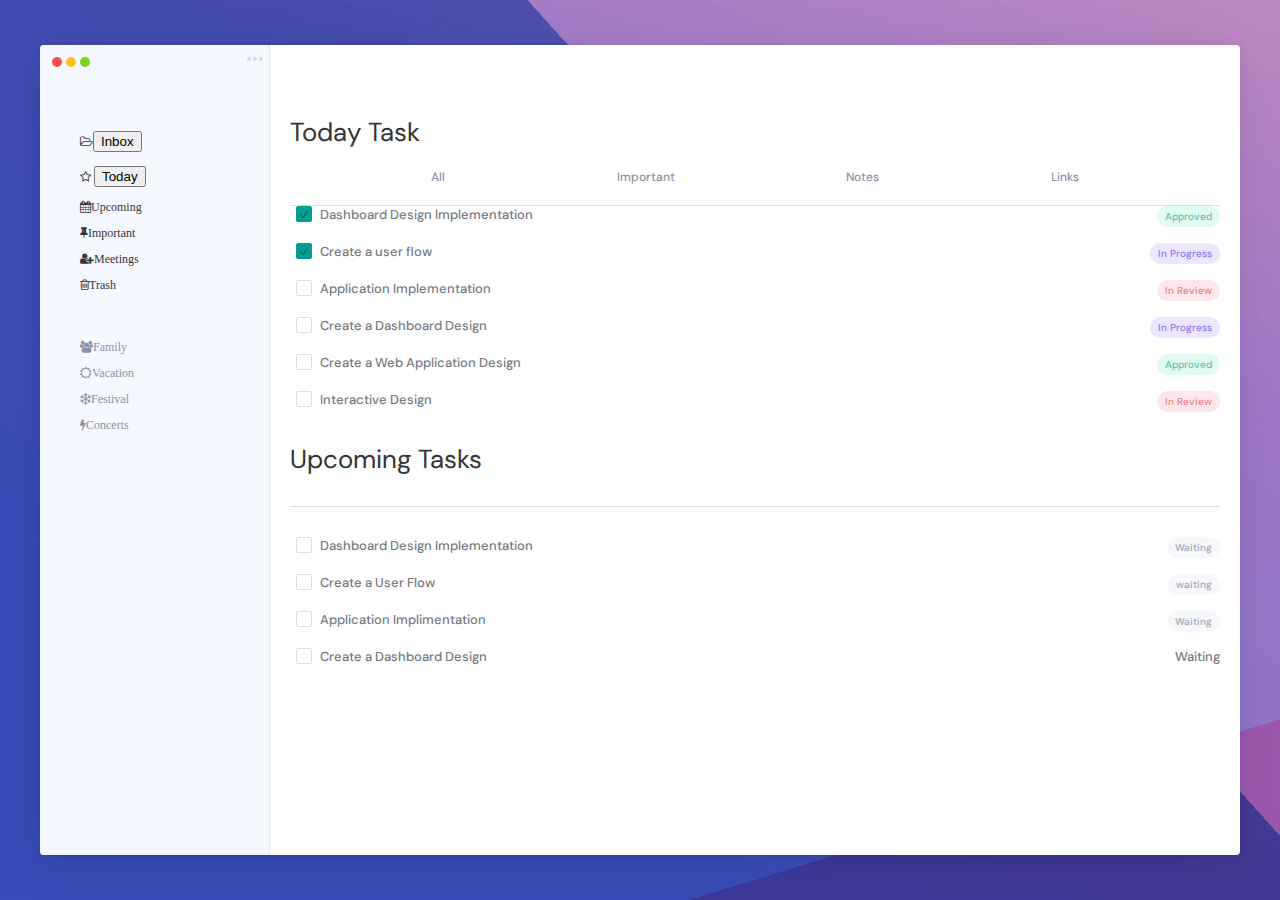
<file: dashboard.html>
<!DOCTYPE html>
<html lang="en">
<head>
    <meta charset="UTF-8">
    <meta name="viewport" content="width=device-width, initial-scale=1.0">
    <title>DashBoard</title>
    <link rel="stylesheet" href="https://cdnjs.cloudflare.com/ajax/libs/font-awesome/4.7.0/css/font-awesome.min.css">
</head>
    <link rel="stylesheet" href="dashboard.css">
    <script src="dashboard.js"></script>
</head>
<body>
    <div class="task-manager">
        <!-- left bar starts -->
        <div class="left-bar">
            <div class="upper-part">
                <div class="actions">
                    <div class="circles"></div>
                        <div class="circle2"></div>
                </div>
            </div>
            
            <!-- left content starts -->
            <div class="left-content">
                <ul class="actions-list">
                    <li class="item">
                        <span class="fa fa-folder-open-o"><button>Inbox</button></span>
                    </li>

                    <li class="item">
                        <span class="fa fa-star-o"> <button>Today</button></span>
                    </li>

                    <li class="item">
                        <span class="fa fa-calendar">Upcoming</span>
                    </li>

                    <li class="item">
                        <span class="fa fa-thumb-tack">Important</span>
                    </li>

                    <li class="item">
                        <span class="fa fa-user-plus">Meetings</span>
                    </li>

                    <li class="item">
                        <span class="fa fa-trash-o">Trash</span>
                    </li>
                </ul>

                <ul class="category-list">
                    <li class="item">
                        <span class="fa fa-group">Family</span>
                    </li>

                    <li class="item">
                        <span class="fa fa-sun-o">Vacation</span>
                    </li>

                    <li class="item">
                        <span class="fa fa-snowflake-o">Festival</span>
                    </li>

                    <li class="item">
                        <span class="fa fa-bolt">Concerts</span>
                    </li>
                </ul>
            </div>
            <!-- left content ends -->
        </div>
            <!-- left bar ends -->

            <!-- page content starts -->
            <div class="page-content">
                <div class="header">Today Task </div>
                 <!-- content category starts  -->
                <div class="content-categories">
                    <div class="label-wrapper">
                        <input type="radio" name="nav" id="opt-1" class="nav-item"/>
                        <label class="category" for="opt-1">All</label>
                    </div>

                    <div class="label-wrapper">
                        <input type="radio" name="nav" id="opt-2" class="nav-item"/>
                        <label class="category" for="opt-2">Important</label>
                    </div>

                    <div class="label-wrapper">
                        <input type="radio" name="nav" id="opt-3" class="nav-item"/>
                        <label class="category" for="opt-3">Notes</label>
                    </div>
                    <div class="label-wrapper">
                        <input type="radio" name="nav" id="opt-4" class="nav-item"/>
                        <label class="category" for="opt-4">Links</label>
                    </div>
                </div>
                <!-- content category ends -->

                <!-- task wrapper starts -->
                <div class="task-wrapper">
                    <div class="task">
                        <input type="checkbox" name="task" id="item-1" class="task-item" checked/>
                        <label for="item-1">
                            <span class="label-text">Dashboard Design Implementation</span>
                        </label>
                        <span class="tag approved">Approved</span>
                    </div>

                    <div class="task">
                        <input type="checkbox" name="task" id="item-2" class="task-item" checked/>
                        <label for="item-2">
                            <span class="label-text">Create a user flow</span>
                        </label>
                        <span class="tag progress">In Progress</span>
                    </div>

                    <div class="task">
                        <input type="checkbox" name="task" id="item-3" class="task-item" />
                        <label for="item-3">
                            <span class="label-text">Application Implementation</span>
                        </label>
                        <span class="tag review">In Review</span>
                    </div>

                    <div class="task">
                        <input type="checkbox" name="task" id="item-4" class="task-item" />
                        <label for="item-4">
                            <span class="label-text">Create a Dashboard Design</span>
                        </label>
                        <span class="tag progress">In Progress</span>
                    </div>

                    <div class="task">
                        <input type="checkbox" name="task" id="item-5" class="task-item" />
                        <label for="item-5">
                            <span class="label-text">Create a Web Application Design</span>
                        </label>
                        <span class="tag approved">Approved</span>
                    </div>

                    <div class="task">
                        <input type="checkbox" name="task" id="item-6" class="task-item" />
                        <label for="item-6">
                            <span class="label-text">Interactive Design</span>
                        </label>
                        <span class="tag review">In Review</span>
                    </div>
                    <div class="header upcoming">Upcoming Tasks </div>
                    <div class="task">
                        <input type="checkbox" name="task" id="item-7" class="task-item" />
                        <label for="item-7">
                            <span class="label-text"> Dashboard Design Implementation</span>
                        </label>
                        <span class="tag waiting">Waiting</span>
                    </div>

                    <div class="task">
                        <input type="checkbox" name="task" id="item-8" class="task-item" />
                        <label for="item-8">
                            <span class="label-text">Create a User Flow</span>
                        </label>
                        <span class="tag waiting">waiting</span>
                    </div>

                    <div class="task">
                        <input type="checkbox" name="task" id="item-9" class="task-item" />
                        <label for="item-9">
                            <span class="label-text">Application Implimentation</span>
                        </label>
                        <span class="tag waiting">Waiting</span>
                    </div>

                    <div class="task">
                        <input type="checkbox" name="task" id="item-10" class="task-item" />
                        <label for="item-10">
                            <span class="label-text">Create a Dashboard Design</span>
                        </label>
                        <span class="waiting">Waiting</span>
                    </div>
                </div>
                <!-- task wrapper ends -->
            </div>
            <!-- page content ends -->
    </div>
</body>
</html>
</file>
<file: dashboard.css>
@import url('https://fonts.googleapis.com/css2?family=DM+Sans:wght@400;500;700&display=swap');

*{
    box-sizing: border-box;
    outline: none;
}

:root{
    --bg-color: #f5f8ff;
    --main-color: #353536;
    --secondary-color: #8e92a4;
    --main-text-color: #5d606b;
    --secondary-dark-color: #9496a5;
    --tag-color-one: #e0fbf6;
    --tag-color-text-one: #58c2a9;
    --tag-color-two: #ece7fe;
    --tag-color-text-two:#8972f3;
    --tag-color-three:#fde7ea;
    --tag-color-text-three:#e77f89;
    --tag-color-four: #f7f8fc;
    --tag-color-text-four: #a0a6b5;
    --checkbox-color: #009e90;
    --button-color: #49beb7;
    --box-color: #fff1d6;
    --box-color-2: #d3e6ff;
    --box-color-3: #ffd9d9;
    --box-color-4: #daffe5;
    --task-color: #777982;
}

body{
    margin: 0;
    justify-content: center;
    flex-direction: column;
    overflow: auto;
    width: 100%;
    height: 100vh;
    padding: 20px;
    font-family: 'DM Sans',sans-serif;
    font-size: 12px;
    background-image: linear-gradient(
        21deg,
        rgba(64,83,206,0.3697003234675773) 68%,
        rgba(255,206,196,0.5) 163%
    ),
    linear-gradient(
        163deg,
        rgba(49,146,170,0.07944489965716128) 86%,
        rgba(239,112,138,0.5) 40%
    ),
    linear-gradient(30deg , rgba(76,79,173,0.6173675716587805) 22%, rgba(237,106,134,0.5) 169%),
    linear-gradient(48deg, rgba(31,85,147,0.7323890641868473) 64% , rgba(247,126,132,0.5) 43%);
    background-blend-mode: overlay,multiply,color,normal;
}

ul{
    list-style-type: none;
    padding: 0;
}

.task-manager{
    display: flex;
    justify-content: space-between;
    width: 100%;
    max-width: 1200px;
    height: 90vh;
    max-height: 900px;
    background: #fff;
    border-radius: 4px;
    box-shadow: 0 0.3px 2.2px rgba(0,0,0,0.011), 0 0.7px 5.3px rgba(0,0,0,0.016), 0 1.3px 10px rgba(0,0,0,0.02), 0 2.2px 17.9px rgba(0,0,0,0.024), 0 4.2px 33.4px rgba(0,0,0,0.029), 0 10px 80px rgba(0,0,0,0.04) ;
    overflow: hidden;
}

.left-bar{
    background-color: var(--bg-color);
    width: 230px;
    border-right: 1px solid #e3e7f7;
    position: relative;
}

.left-content{
    padding: 40px;
}

.item{
    color: var(--main-color);
    margin-bottom: 14px;
    font-weight: 500;
}

.item img {
    width: 14px;
    height: 14px;
    color: currentColor;
    margin-right: 10px;
}

.category-list{
    margin-top: 50px;
}

.category-list .item{
    color: var(--secondary-color);
}

.actions{
    padding: 12px;
    display: flex;
    justify-content: space-between;
}

.circles{
    border-radius: 50%;
    width: 10px;
    height: 10px;
    background-color: #fe4d46;
    box-shadow: 14px 0 0 0 #fdc023, 28px 0 0 0 #7dd21f;
}

.circle2{
    border-radius: 50%;
    width: 4px;
    height: 4px;
    background-color: #d5d7e3;
    box-shadow: -6px 0 0 0 #d5d7e3, 6px 0 0 0 #d5d7e3;
}

.page-content{
    display:flex;
    flex-direction: column;
    flex: 1;
    padding: 40px 20px 0px 20px;

}
.page-content .header{
    font-size:26px;
    color:var(--main-color);
    margin-top: 30px;
}

.content-categories{
    display:flex;
    justify-content: space-evenly;
    width:100%;
    border-bottom: 1px solid #ddd;
    padding:20px 0;
}

.nav-item{
    display:none;
}

.category{
    font-weight: 500;
    color:var(--secondary-color);
    border-bottom: 1px solid #ddd;
    transition: 0.4s ease-in ;
    padding:20px 30px ;
    cursor:pointer;
}

#opt-1:checked + label,
#opt-2:checked + label,
#opt-3:checked + label,
#opt-4:checked + label,
#opt-5:checked  + label {
   color:var(--checkbox-color);
   border-bottom: 2px solid var(--checkbox-color);
}

.task-item{
    display: none;
}

.tasks-wrappper{
    padding: 30px 0;
    flex: 1;
    overflow-y: auto;
    height: 100%;
    padding-right: 8px;
}

.task{
    display: flex;
    justify-content: space-between;
    position: relative;
    margin-bottom: 16px;
    padding-left: 30px;
    color: var(--task-color);
    font-size: 13px;
    font-weight: 500;
}

.task:hover{
    transform: translateX(2px);
}

.task label{
    cursor:pointer;
}

label .label-text{
    position:relative;

}

label .label-text:before{
    content:'';
    position:absolute;
    width:14px;
    height:14px;
    border:1px solid #ddd;
    border-radius:2px;
    left:-24px;
    transition:0.2s ease;

}

.task-item:checked+label .label-text:before{
      background-color: var(--checkbox-color);
      border:none;
      background-image: url('download.png');
      background-repeat: no-repeat;
      background-size: 10px;
      background-position: center;
      border:1px solid var(--checkbox-color);
}

.tag{
    font-size: 10px;
    padding: 4px 8px;
    border-radius: 20px;
}

.tag.approved{
    background-color: var(--tag-color-one);
    color: var(--tag-color-text-one);
}

.tag.progress{
    background-color: var(--tag-color-two);
    color: var(--tag-color-text-two);
}

.tag.review{
    background-color: var(--tag-color-three);
    color: var(--tag-color-text-three);
}

.tag.waiting{
    background-color: var(--tag-color-four);
    color: var(--tag-color-text-four);
}
 
.upcoming{
    border-bottom: 1px solid #ddd;
    padding-bottom: 30px;
    margin-bottom: 30px;
}

.members{
    display: flex;
    margin-top: 14px;
}

.members img{
   border-radius: 50%;
   height: 30px;
   width: 30px;
   margin-right: 4px;
   object-fit: cover;
}

.right-bar{
    width: 320px;
    border-left: 1px solid #e3e7f7;
    display: flex;
    flex-direction: column;
}

.right-bar .header{
    font-size: 20px;
    color: var(--main-text-color);
    margin-left: 30px;
}

.top-part{
    padding: 30px;
    align-self: flex-end;
}

.top-part img{
    width: 14px;
    height: 14px;
    color: var(--main-color);
    margin-right: 14px;
}

.top-part .count{
    font-size: 12px;
    border-radius: 50%;
    width: 24px;
    height: 24px;
    background-color: #623ce8;
    color: #fff;
    justify-content: center;
}

.right-content{
    padding: 10px 40px;
    overflow-y: auto;
    flex: 1;
}

.task-box{
    position: relative;
    border-radius: 12px;
    width: 100%;
    margin: 20px 0;
    padding: 16px;
    cursor: pointer;
    box-shadow: 2px 2px 4px 0px rgba(235,235,235,1);
}

.task-box:hover{
    transform: scale(1.02);

}

.time{
    margin-bottom: 6px;
    opacity:0.4;
    font-size: 10px;
    
}

body,
.item,
.top-part .count{
    display: flex;
    align-items: center;
}

.task-main{
    font-size: 14px;
    font-weight: 500;
    opacity: 0.6;
}

.yellow{
    background-color:var(--box-color) ;
}

.blue{
    background-color:var(--box-color-2) ;
}

.red{
    background-color:var(--box-color-3) ;
}

.green{
    background-color:var(--box-color-4) ;
}

.more-button{
    position: absolute;
    width:3px;
    height: 3px;
    border-radius: 50%;
    background-color: #8e92a4;
    box-shadow: 0 -4px 0 0 #8e92a4,0 4px 0 0 #8e92a4;
    opacity: 0.4;
    right: 20px;
    top: 30px;
    cursor:pointer;
}

@media screen and (max-width:900px){
    .left-bar{display:none}
}

@media screen and (max-width:700px){
    .task-manager{
        flex-direction: column;
        overflow-y: auto;
    }

    .right-bar,
    .page-content{
        width:100%;
        display:block;
    }

    .tasks-wrapper{
        height: auto;

    }
}

@media screen and (max-width:520px){
    .page-content{
        padding: 40px 10px 0 10px;
    }

    .right-content{
        padding:10px 16px;
    }

    .category{
        padding:20px;
    }
}
</file>
